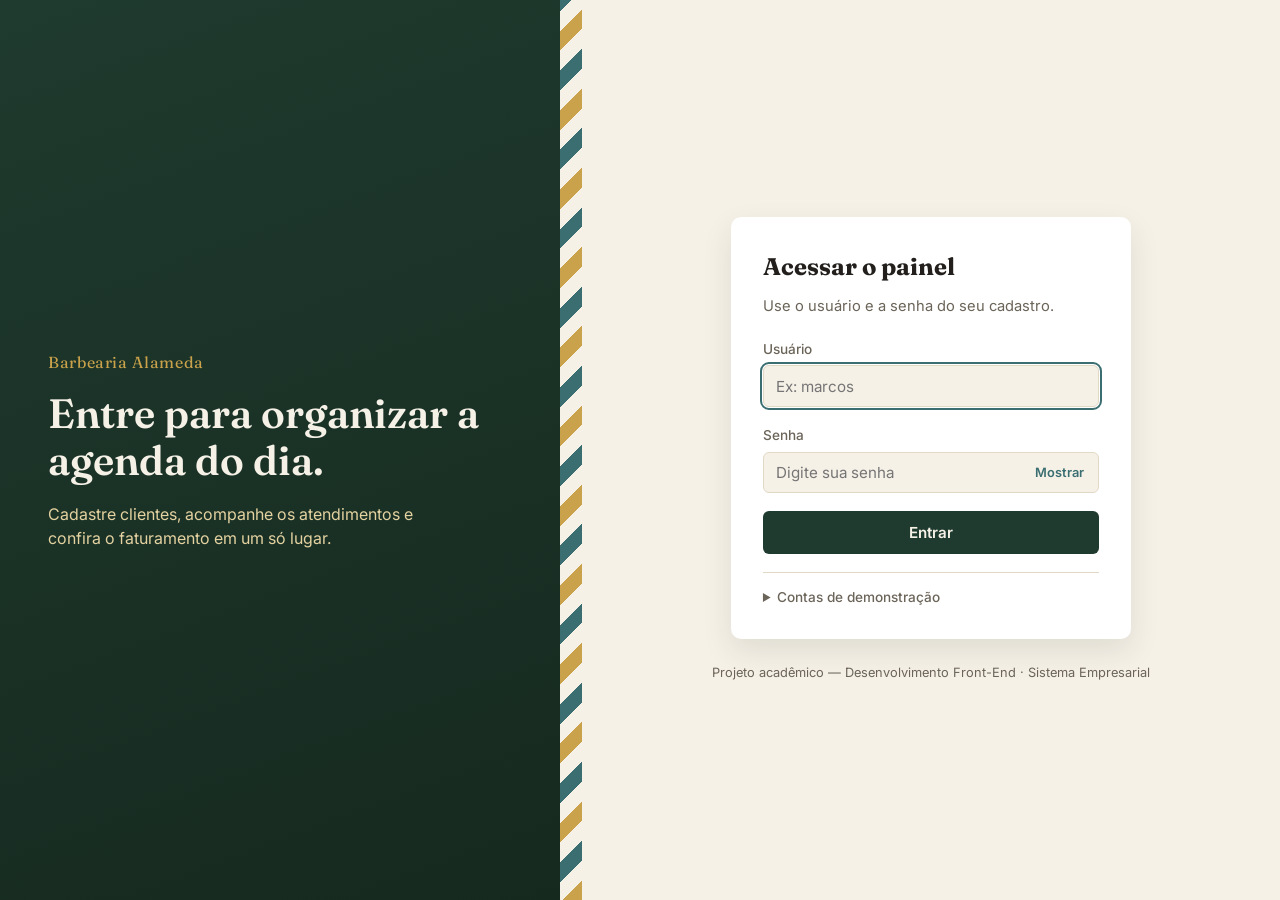
<file: index.html>
<!DOCTYPE html>
<html lang="pt-BR">
<head>
  <meta charset="UTF-8">
  <meta name="viewport" content="width=device-width, initial-scale=1.0">
  <title>Barbearia Alameda — Agendamentos</title>
  <link rel="preconnect" href="https://fonts.googleapis.com">
  <link rel="preconnect" href="https://fonts.gstatic.com" crossorigin>
  <link href="https://fonts.googleapis.com/css2?family=Fraunces:opsz,wght@9..144,500;9..144,600;9..144,700&family=Inter:wght@400;500;600;700&display=swap" rel="stylesheet">
  <link rel="stylesheet" href="style.css">
  <script src="auth.js"></script>
  <script>Auth.exigirLogin();</script>
</head>
<body>

  <header class="topo">
    <div class="topo-conteudo">
      <div class="topo-barra">
        <p class="topo-marca">Barbearia Alameda</p>
        <div class="topo-usuario">
          <span class="topo-usuario-nome" id="usuario-logado"></span>
          <button type="button" class="botao-sair" id="botao-sair">Sair</button>
        </div>
      </div>
      <h1>Painel de Agendamentos</h1>
      <p class="topo-sub">Cadastre clientes, acompanhe o andamento do dia e veja o faturamento em tempo real.</p>
    </div>
  </header>

  <main class="pagina">

    
    <section class="cartao form-cartao" aria-labelledby="titulo-form">
      <h2 id="titulo-form">Novo agendamento</h2>
      <form id="form-agendamento" class="form-grade">

        <div class="campo">
          <label for="cliente">Nome do cliente</label>
          <input type="text" id="cliente" name="cliente" placeholder="Ex: Rafael Souza" required>
        </div>

        <div class="campo">
          <label for="servico">Serviço</label>
          <select id="servico" name="servico" required>
            <option value="" disabled selected>Selecione um serviço</option>
            <option value="Corte" data-preco="40">Corte — R$ 40</option>
            <option value="Barba" data-preco="25">Barba — R$ 25</option>
            <option value="Corte + Barba" data-preco="60">Corte + Barba — R$ 60</option>
            <option value="Coloração" data-preco="80">Coloração — R$ 80</option>
            <option value="Sobrancelha" data-preco="15">Sobrancelha — R$ 15</option>
          </select>
        </div>

        <div class="campo">
          <label for="horario">Horário</label>
          <input type="time" id="horario" name="horario" required>
        </div>

        <div class="campo">
          <label for="profissional">Profissional</label>
          <select id="profissional" name="profissional" required>
            <option value="" disabled selected>Selecione</option>
            <option value="Marcos">Marcos</option>
            <option value="Diego">Diego</option>
            <option value="Juliana">Juliana</option>
          </select>
        </div>

        <button type="submit" class="botao botao-primario">Agendar cliente</button>
      </form>
    </section>

    <section class="resumo" aria-label="Resumo do dia">
      <div class="resumo-item">
        <span class="resumo-valor" id="stat-total">0</span>
        <span class="resumo-rotulo">Agendamentos hoje</span>
      </div>
      <div class="resumo-item">
        <span class="resumo-valor" id="stat-atendimento">0</span>
        <span class="resumo-rotulo">Em atendimento</span>
      </div>
      <div class="resumo-item">
        <span class="resumo-valor" id="stat-concluidos">0</span>
        <span class="resumo-rotulo">Concluídos</span>
      </div>
      <div class="resumo-item resumo-destaque">
        <span class="resumo-valor" id="stat-faturamento">R$ 0</span>
        <span class="resumo-rotulo">Faturado no dia</span>
      </div>
    </section>

    <section class="quadro" aria-label="Andamento dos atendimentos">

      <div class="coluna coluna-agendado">
        <h2 class="coluna-titulo">Agendado</h2>
        <div class="coluna-lista" id="lista-agendado" data-status="agendado"></div>
      </div>

      <div class="coluna coluna-atendimento">
        <h2 class="coluna-titulo">Em atendimento</h2>
        <div class="coluna-lista" id="lista-atendimento" data-status="atendimento"></div>
      </div>

      <div class="coluna coluna-concluido">
        <h2 class="coluna-titulo">Concluído</h2>
        <div class="coluna-lista" id="lista-concluido" data-status="concluido"></div>
      </div>

    </section>

    <p class="aviso-dados">Os dados deste painel existem apenas durante esta sessão do navegador — não há banco de dados nem gravação em servidor.</p>

  </main>

  <footer class="rodape">
    <p>Projeto acadêmico — Desenvolvimento Front-End · Sistema Empresarial</p>
  </footer>

  <script src="script.js"></script>
  <script src="sessao.js"></script>
</body>
</html>
</file>
<file: style.css>
:root {
  --verde-escuro: #1F3A2E;
  --verde-mais-escuro: #16291F;
  --dourado: #C9A24B;
  --dourado-suave: #E4D2A0;
  --creme: #F6F1E7;
  --cartao: #FFFFFF;
  --texto: #221F1C;
  --texto-suave: #6B6459;
  --linha: #E1D8C6;
  --azul-petroleo: #3B6E71;
  --vermelho: #A6402F;

  --fonte-titulo: "Fraunces", Georgia, serif;
  --fonte-texto: "Inter", -apple-system, BlinkMacSystemFont, sans-serif;
}

* {
  box-sizing: border-box;
}

body {
  margin: 0;
  background: var(--creme);
  color: var(--texto);
  font-family: var(--fonte-texto);
  line-height: 1.5;
}

h1, h2 {
  font-family: var(--fonte-titulo);
  margin: 0;
}


.topo {
  background: var(--verde-escuro);
  background-image: linear-gradient(160deg, var(--verde-escuro) 0%, var(--verde-mais-escuro) 100%);
  color: var(--creme);
  padding: 3rem 1.5rem 3.5rem;
}

.topo-conteudo {
  max-width: 960px;
  margin: 0 auto;
}

.topo-barra {
  display: flex;
  justify-content: space-between;
  align-items: center;
  gap: 1rem;
  margin: 0 0 0.75rem;
}

.topo-marca {
  font-family: var(--fonte-titulo);
  color: var(--dourado);
  letter-spacing: 0.04em;
  margin: 0;
  font-size: 1rem;
}

.topo-usuario {
  display: flex;
  align-items: center;
  gap: 0.75rem;
  font-size: 0.88rem;
  color: var(--dourado-suave);
}

.botao-sair {
  font-family: var(--fonte-texto);
  font-size: 0.8rem;
  font-weight: 600;
  padding: 0.4rem 0.85rem;
  border-radius: 5px;
  border: 1px solid var(--dourado);
  background: transparent;
  color: var(--dourado);
  cursor: pointer;
  transition: background 0.15s ease, color 0.15s ease;
}

.botao-sair:hover {
  background: var(--dourado);
  color: var(--verde-mais-escuro);
}

.botao-sair:focus-visible {
  outline: 2px solid var(--dourado-suave);
  outline-offset: 2px;
}

.topo h1 {
  font-size: clamp(1.9rem, 4vw, 2.6rem);
  font-weight: 600;
  max-width: 20ch;
}

.topo-sub {
  margin: 0.9rem 0 0;
  max-width: 46ch;
  color: var(--dourado-suave);
}


.pagina {
  max-width: 960px;
  margin: -2rem auto 0;
  padding: 0 1.5rem 3rem;
  display: flex;
  flex-direction: column;
  gap: 1.75rem;
}

.cartao {
  background: var(--cartao);
  border-radius: 10px;
  padding: 1.75rem;
  box-shadow: 0 12px 30px rgba(22, 41, 31, 0.1);
}


.form-cartao h2 {
  font-size: 1.3rem;
  margin-bottom: 1.25rem;
}

.form-grade {
  display: flex;
  flex-wrap: wrap;
  gap: 1.1rem 1.25rem;
  align-items: end;
}

.campo {
  display: flex;
  flex-direction: column;
  gap: 0.4rem;
  flex: 1 1 200px;
}

.campo label {
  font-size: 0.85rem;
  color: var(--texto-suave);
  font-weight: 500;
}

.campo input,
.campo select {
  font-family: var(--fonte-texto);
  font-size: 0.95rem;
  padding: 0.65rem 0.75rem;
  border: 1px solid var(--linha);
  border-radius: 6px;
  background: var(--creme);
  color: var(--texto);
}

.campo input:focus,
.campo select:focus {
  outline: 2px solid var(--azul-petroleo);
  outline-offset: 1px;
}

.botao {
  font-family: var(--fonte-texto);
  font-weight: 600;
  font-size: 0.95rem;
  border: none;
  border-radius: 6px;
  padding: 0.7rem 1.4rem;
  cursor: pointer;
  transition: transform 0.08s ease, background 0.15s ease;
}

.botao-primario {
  background: var(--verde-escuro);
  color: var(--creme);
  flex: 0 0 auto;
}

.botao-primario:hover {
  background: var(--verde-mais-escuro);
}

.botao-primario:active {
  transform: scale(0.98);
}


.resumo {
  display: flex;
  flex-wrap: wrap;
  gap: 1rem;
}

.resumo-item {
  flex: 1 1 150px;
  background: var(--cartao);
  border-radius: 10px;
  padding: 1.1rem 1.25rem;
  display: flex;
  flex-direction: column;
  gap: 0.25rem;
  box-shadow: 0 8px 20px rgba(22, 41, 31, 0.07);
}

.resumo-valor {
  font-family: var(--fonte-titulo);
  font-size: 1.7rem;
  font-weight: 600;
}

.resumo-rotulo {
  font-size: 0.82rem;
  color: var(--texto-suave);
}

.resumo-destaque {
  background: var(--verde-escuro);
}

.resumo-destaque .resumo-valor {
  color: var(--dourado);
}

.resumo-destaque .resumo-rotulo {
  color: var(--dourado-suave);
}


.quadro {
  display: flex;
  flex-wrap: wrap;
  gap: 1.25rem;
  align-items: flex-start;
}

.coluna {
  flex: 1 1 260px;
  min-width: 260px;
  display: flex;
  flex-direction: column;
  gap: 0.75rem;
}

.coluna-titulo {
  font-size: 1rem;
  font-weight: 600;
  color: var(--texto-suave);
  padding-bottom: 0.5rem;
  border-bottom: 2px solid var(--linha);
}

.coluna-lista {
  display: flex;
  flex-direction: column;
  gap: 0.75rem;
  min-height: 60px;
}

.coluna-vazia {
  color: var(--texto-suave);
  font-size: 0.85rem;
  font-style: italic;
  padding: 0.5rem 0.1rem;
}

.card-agendamento {
  background: var(--cartao);
  border-left: 4px solid var(--dourado);
  border-radius: 8px;
  padding: 0.9rem 1rem;
  box-shadow: 0 6px 16px rgba(22, 41, 31, 0.08);
  display: flex;
  flex-direction: column;
  gap: 0.5rem;
}

.coluna-atendimento .card-agendamento {
  border-left-color: var(--azul-petroleo);
}

.coluna-concluido .card-agendamento {
  border-left-color: var(--verde-escuro);
}

.card-cliente {
  font-weight: 600;
  font-size: 1rem;
}

.card-detalhe {
  font-size: 0.85rem;
  color: var(--texto-suave);
  display: flex;
  justify-content: space-between;
  gap: 0.5rem;
}

.card-acoes {
  display: flex;
  gap: 0.5rem;
  margin-top: 0.3rem;
}

.botao-acao {
  font-size: 0.78rem;
  font-weight: 600;
  padding: 0.4rem 0.7rem;
  border-radius: 5px;
  border: 1px solid var(--linha);
  background: var(--creme);
  color: var(--texto);
  cursor: pointer;
}

.botao-acao:hover {
  background: var(--linha);
}

.botao-remover {
  border-color: transparent;
  color: var(--vermelho);
  margin-left: auto;
}

.botao-remover:hover {
  background: rgba(166, 64, 47, 0.1);
}


.aviso-dados {
  text-align: center;
  font-size: 0.8rem;
  color: var(--texto-suave);
  margin: 0;
}

.rodape {
  text-align: center;
  padding: 1.5rem;
  color: var(--texto-suave);
  font-size: 0.82rem;
}


@media (max-width: 640px) {
  .topo {
    padding: 2.25rem 1.25rem 3rem;
  }

  .pagina {
    padding: 0 1.1rem 2.5rem;
  }

  .form-grade {
    flex-direction: column;
    align-items: stretch;
  }

  .botao-primario {
    width: 100%;
  }
}
</file>
<file: login.css>
:root {
  --verde-escuro: #1F3A2E;
  --verde-mais-escuro: #16291F;
  --dourado: #C9A24B;
  --dourado-suave: #E4D2A0;
  --creme: #F6F1E7;
  --cartao: #FFFFFF;
  --texto: #221F1C;
  --texto-suave: #6B6459;
  --linha: #E1D8C6;
  --azul-petroleo: #3B6E71;
  --vermelho: #A6402F;

  --fonte-titulo: "Fraunces", Georgia, serif;
  --fonte-texto: "Inter", -apple-system, BlinkMacSystemFont, sans-serif;
}

* {
  box-sizing: border-box;
}

body {
  margin: 0;
  background: var(--creme);
  color: var(--texto);
  font-family: var(--fonte-texto);
  line-height: 1.5;
}

h1, h2 {
  font-family: var(--fonte-titulo);
  margin: 0;
}


.login-layout {
  min-height: 100vh;
  display: grid;
  grid-template-columns: minmax(320px, 5fr) 6fr;
}

.login-marca {
  position: relative;
  display: flex;
  background-image: linear-gradient(160deg, var(--verde-escuro) 0%, var(--verde-mais-escuro) 100%);
  color: var(--creme);
}

.login-marca-texto {
  flex: 1;
  display: flex;
  flex-direction: column;
  justify-content: center;
  padding: 3rem 2.5rem 3rem 3rem;
}

.login-nome {
  font-family: var(--fonte-titulo);
  color: var(--dourado);
  letter-spacing: 0.04em;
  margin: 0 0 1rem;
  font-size: 1rem;
}

.login-marca h1 {
  font-size: clamp(1.9rem, 3.2vw, 2.6rem);
  font-weight: 600;
  line-height: 1.15;
  max-width: 16ch;
}

.login-apoio {
  margin: 1.1rem 0 0;
  max-width: 38ch;
  color: var(--dourado-suave);
}

.login-poste {
  flex: 0 0 22px;
  background-image: repeating-linear-gradient(
    -45deg,
    var(--dourado) 0 14px,
    var(--creme) 14px 28px,
    var(--azul-petroleo) 28px 42px,
    var(--creme) 42px 56px
  );
}

.login-painel {
  display: flex;
  flex-direction: column;
  justify-content: center;
  align-items: center;
  gap: 1.5rem;
  padding: 2.5rem 1.5rem;
}

.login-form {
  width: 100%;
  max-width: 400px;
  display: flex;
  flex-direction: column;
  gap: 1.1rem;
  background: var(--cartao);
  border-radius: 10px;
  padding: 2rem;
  box-shadow: 0 12px 30px rgba(22, 41, 31, 0.1);
}

.login-form h2 {
  font-size: 1.5rem;
}

.login-instrucao {
  margin: -0.5rem 0 0.25rem;
  color: var(--texto-suave);
  font-size: 0.92rem;
}

.campo {
  display: flex;
  flex-direction: column;
  gap: 0.4rem;
}

.campo label {
  font-size: 0.85rem;
  color: var(--texto-suave);
  font-weight: 500;
}

.campo input {
  width: 100%;
  font-family: var(--fonte-texto);
  font-size: 0.95rem;
  padding: 0.65rem 0.75rem;
  border: 1px solid var(--linha);
  border-radius: 6px;
  background: var(--creme);
  color: var(--texto);
}

.campo input:focus,
.botao-olho:focus-visible,
.login-demo summary:focus-visible {
  outline: 2px solid var(--azul-petroleo);
  outline-offset: 1px;
}

.campo-senha {
  position: relative;
}

.campo-senha input {
  padding-right: 5.2rem;
}

.botao-olho {
  position: absolute;
  top: 50%;
  right: 0.4rem;
  transform: translateY(-50%);
  border: none;
  background: transparent;
  color: var(--azul-petroleo);
  font-family: var(--fonte-texto);
  font-size: 0.8rem;
  font-weight: 600;
  padding: 0.35rem 0.55rem;
  border-radius: 5px;
  cursor: pointer;
}

.botao-olho:hover {
  background: var(--linha);
}

.login-erro {
  margin: 0;
  padding: 0.65rem 0.8rem;
  border-radius: 6px;
  background: rgba(166, 64, 47, 0.1);
  color: var(--vermelho);
  font-size: 0.88rem;
  font-weight: 500;
}

.login-erro[hidden] {
  display: none;
}

.botao {
  font-family: var(--fonte-texto);
  font-weight: 600;
  font-size: 0.95rem;
  border: none;
  border-radius: 6px;
  padding: 0.75rem 1.4rem;
  cursor: pointer;
  transition: transform 0.08s ease, background 0.15s ease;
}

.botao-primario {
  background: var(--verde-escuro);
  color: var(--creme);
}

.botao-primario:hover {
  background: var(--verde-mais-escuro);
}

.botao-primario:active {
  transform: scale(0.98);
}

.botao-primario:focus-visible {
  outline: 2px solid var(--azul-petroleo);
  outline-offset: 2px;
}

.botao-largo {
  width: 100%;
}

.login-demo {
  font-size: 0.85rem;
  color: var(--texto-suave);
  border-top: 1px solid var(--linha);
  padding-top: 0.9rem;
}

.login-demo summary {
  cursor: pointer;
  font-weight: 500;
}

.login-demo ul {
  list-style: none;
  margin: 0.6rem 0 0;
  padding: 0;
  display: flex;
  flex-direction: column;
  gap: 0.25rem;
}

.login-demo strong {
  color: var(--texto);
}

.login-rodape {
  margin: 0;
  text-align: center;
  color: var(--texto-suave);
  font-size: 0.8rem;
}


@media (max-width: 820px) {
  .login-layout {
    grid-template-columns: 1fr;
    grid-template-rows: auto 1fr;
  }

  .login-marca {
    flex-direction: column;
  }

  .login-marca-texto {
    padding: 2.25rem 1.5rem 2rem;
  }

  .login-marca h1 {
    max-width: 20ch;
  }

  .login-poste {
    flex: 0 0 14px;
    background-image: repeating-linear-gradient(
      -45deg,
      var(--dourado) 0 14px,
      var(--creme) 14px 28px,
      var(--azul-petroleo) 28px 42px,
      var(--creme) 42px 56px
    );
  }

  .login-painel {
    justify-content: flex-start;
    padding: 2rem 1.1rem;
  }

  .login-form {
    padding: 1.5rem;
  }
}
</file>
